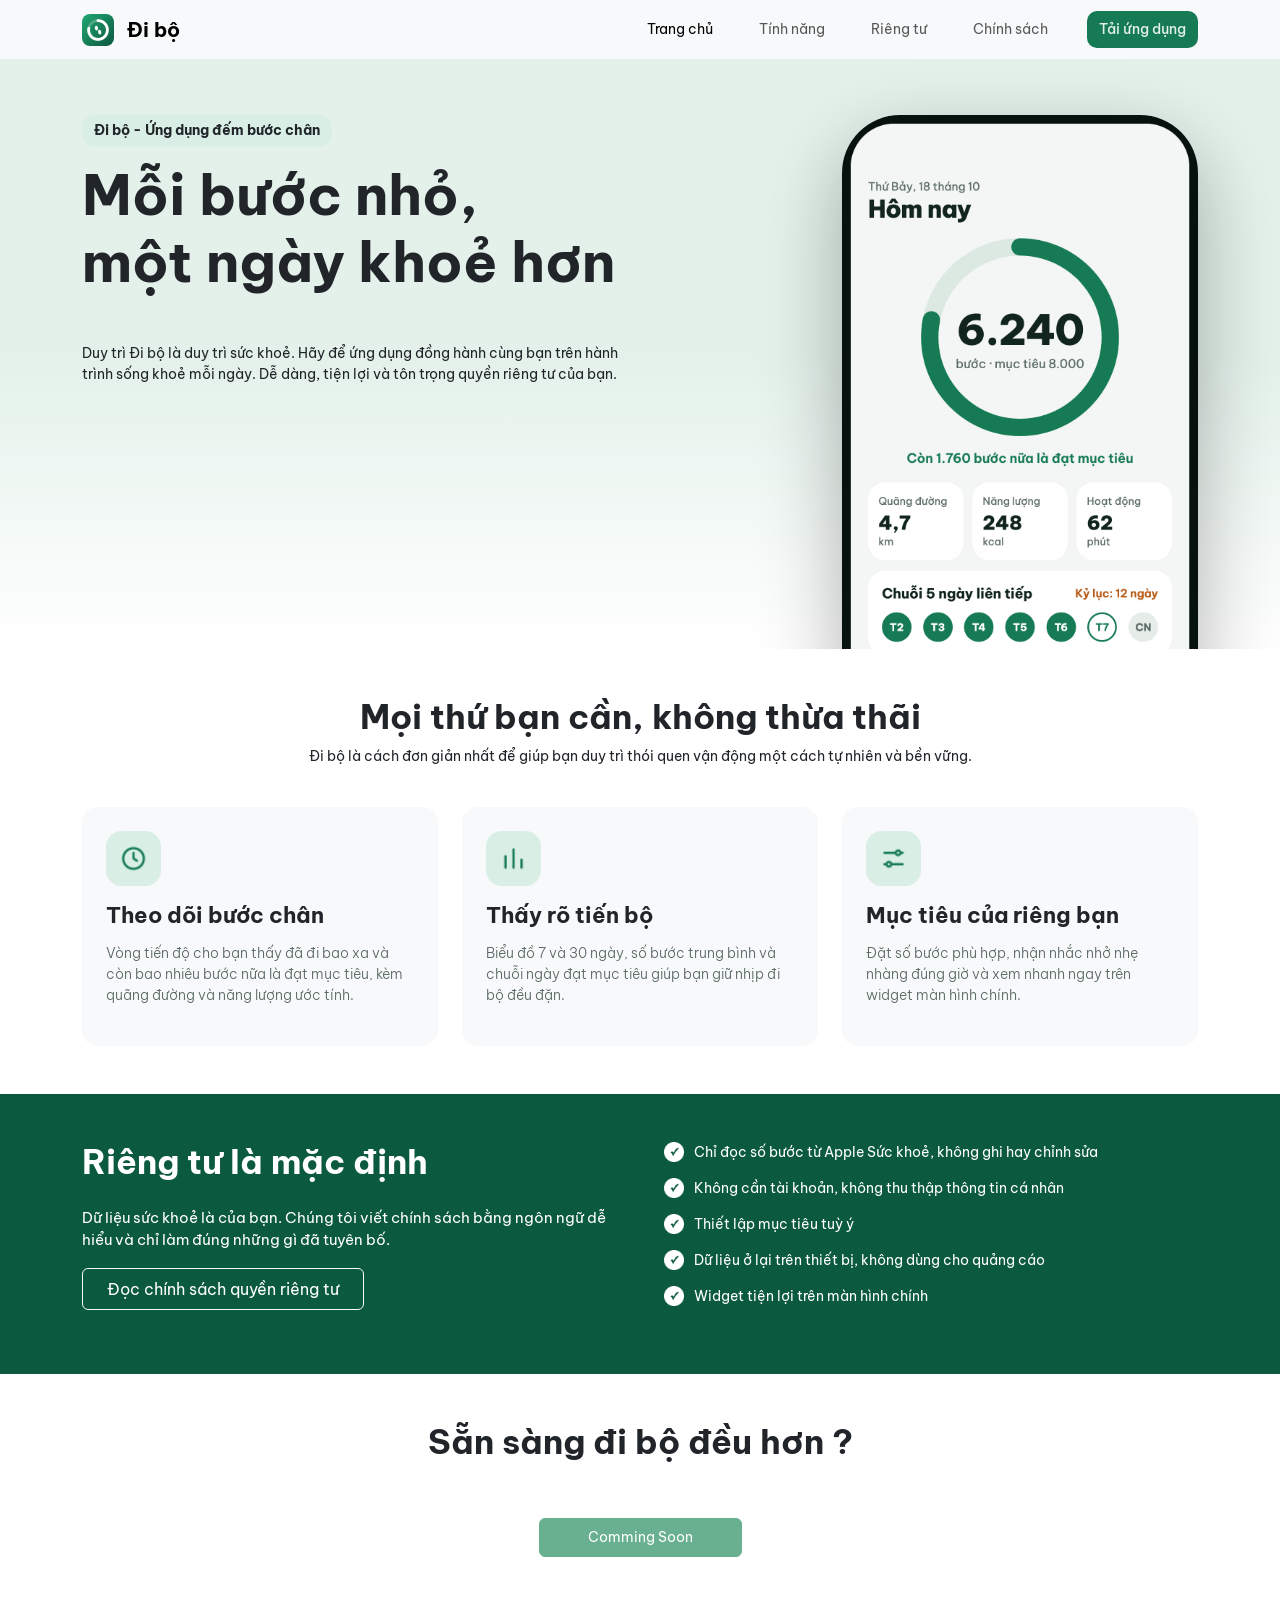
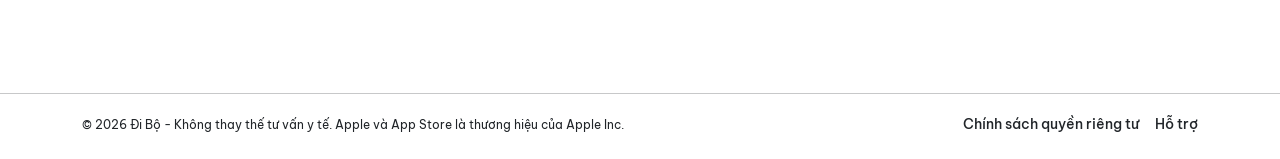
<file: index.html>
<!DOCTYPE html>
<html lang="en">

<head>
  <meta charset="UTF-8">
  <meta name="viewport" content="width=device-width, initial-scale=1.0">
  <title>Đi Bộ</title>
  <link rel="icon" type="image/x-icon" href="assets/images/dibo-logo.png">
  <link href="https://cdn.jsdelivr.net/npm/bootstrap@5.3.8/dist/css/bootstrap.min.css" rel="stylesheet"
    integrity="sha384-sRIl4kxILFvY47J16cr9ZwB07vP4J8+LH7qKQnuqkuIAvNWLzeN8tE5YBujZqJLB" crossorigin="anonymous" />
  <link href="assets/css/style.css" rel="stylesheet" type="text/css" />
  <link href="assets/css/responsive.css" rel="stylesheet" type="text/css" />

</head>

<body>
  <header>
    <nav class="navbar navbar-expand-lg bg-body-tertiary">
      <div class="container">
        <a class="navbar-brand" href="index.html" title="Trang chủ">
          <img src="assets/images/dibo-logo.png" class="img-fluid logo" alt="Trang chủ" />
          <span>Đi bộ</span>
        </a>
        <button class="navbar-toggler" type="button" data-bs-toggle="collapse" data-bs-target="#navbarSupportedContent"
          aria-controls="navbarSupportedContent" aria-expanded="false" aria-label="Toggle navigation">
          <span class="navbar-toggler-icon"></span>
        </button>
        <div class="collapse navbar-collapse" id="navbarSupportedContent">
          <ul class="navbar-nav ms-auto mb-2 mb-lg-0">
            <li class="nav-item">
              <a class="nav-link active" aria-current="page" href="index.html" title="Trang chủ">Trang chủ</a>
            </li>
            <li class="nav-item">
              <a class="nav-link" href="#app-utilities" title="Tính năng">Tính năng</a>
            </li>
            <li class="nav-item">
              <a class="nav-link" href="#intro-privacy" title="Riêng tư">Riêng tư</a>
            </li>
            <li class="nav-item">
              <a class="nav-link" href="privacy.html" title="Chính sách">Chính sách</a>
            </li>
          </ul>
          <div class="d-flex ms-3">
            <a href="#app-store-link" class="download-mobile-app">Tải ứng dụng</a>
          </div>
        </div>
      </div>
    </nav>
  </header>
  <main class="home-page">
    <section class="hero-banner position-relative">
      <div class="container">
        <div class="row g-0 g-md-4">
          <div class="col-12 col-lg-8">
            <p class="caption"><strong>Đi bộ - Ứng dụng đếm bước chân</strong></p>
            <h1 class="title">
              <span class="d-block">Mỗi bước nhỏ,</span>
              một ngày khoẻ hơn
            </h1>
            <p class="description">
              Duy trì Đi bộ là duy trì sức khoẻ. Hãy để ứng dụng đồng hành cùng bạn trên hành trình sống khoẻ mỗi ngày.
              Dễ dàng, tiện lợi và tôn trọng quyền riêng tư của bạn.
            </p>

          </div>
          <div class="col-12 col-lg-4">
            <div class="banner-image">
              <img src="assets/images/mobile-app-banner.png" class="img-fluid" />
            </div>
          </div>
        </div>
      </div>
    </section>
    <section class="app-utilities py-5" id="app-utilities">
      <div class="container">
        <div class="row">
          <div class="col-12 mb-4">
            <h2 class="section-title text-center">Mọi thứ bạn cần, không thừa thãi</h2>
            <p class="text-center">
              Đi bộ là cách đơn giản nhất để giúp bạn duy trì thói quen vận động một cách tự nhiên và bền vững.
            </p>
          </div>
        </div>
        <div class="row equal-height">
          <div class="col-12 col-lg-4">
            <div class="utility-item bg-light p-4 rounded-4">
              <div class="utility-icon mb-3">
                <img src="assets/images/follow-daily.png" height="55" class="img-fluid" alt="Follow daily" />
              </div>
              <h4 class="utility-title">Theo dõi bước chân</h4>
              <p class="utility-description">
                Vòng tiến độ cho bạn thấy đã đi bao xa và còn bao nhiêu bước nữa là đạt mục tiêu,
                kèm quãng đường và năng lượng ước tính.
              </p>
            </div>
          </div>
          <div class="col-12 col-lg-4">
            <div class="utility-item bg-light p-4 rounded-4">
              <div class="utility-icon mb-3">
                <img src="assets/images/in-progress.png" height="55" class="img-fluid" alt="Follow daily" />
              </div>
              <h4 class="utility-title">Thấy rõ tiến bộ</h4>
              <p class="utility-description">
                Biểu đồ 7 và 30 ngày, số bước trung bình và chuỗi ngày đạt mục tiêu giúp bạn giữ nhịp đi bộ đều đặn.
              </p>
            </div>
          </div>
          <div class="col-12 col-lg-4">
            <div class="utility-item bg-light p-4 rounded-4">
              <div class="utility-icon mb-3">
                <img src="assets/images/target-yourself.png" height="55" class="img-fluid" alt="Follow daily" />
              </div>
              <h4 class="utility-title">Mục tiêu của riêng bạn</h4>
              <p class="utility-description">
                Đặt số bước phù hợp, nhận nhắc nhở nhẹ nhàng đúng giờ và xem nhanh ngay trên widget màn hình chính.
              </p>
            </div>
          </div>
        </div>
      </div>
    </section>
    <section class="intro-privacy py-5" id="intro-privacy">
      <div class="container">
        <div class="row g-0 g-md-5">
          <div class="col-12 col-lg-6">
            <h2 class="section-title mb-4">
              Riêng tư là mặc định
            </h2>
            <p class="section-description">
              Dữ liệu sức khoẻ là của bạn. Chúng tôi viết chính sách bằng ngôn ngữ dễ hiểu và chỉ làm đúng những gì đã
              tuyên bố.
            </p>
            <p>
              <a href="privacy.html" class="privacy-policy-link text-white btn btn-outline-light py-2 px-4">
                Đọc chính sách quyền riêng tư
              </a>
            </p>
          </div>
          <div class="col-lg-6 col-12">
            <div class="app-check-list">
              <ul>
                <li>
                  Chỉ đọc số bước từ Apple Sức khoẻ, không ghi hay chỉnh sửa
                </li>
                <li>
                  Không cần tài khoản, không thu thập thông tin cá nhân
                </li>
                <li>
                  Thiết lập mục tiêu tuỳ ý
                </li>
                <li>
                  Dữ liệu ở lại trên thiết bị, không dùng cho quảng cáo
                </li>
                <li>
                  Widget tiện lợi trên màn hình chính
                </li>
              </ul>
            </div>
          </div>
        </div>
      </div>
    </section>
    <section class="download-app py-5" id="app-store-link">
      <div class="container">
        <div class="row">
          <div class="col-12">
            <h2 class="section-title text-center">Sẵn sàng đi bộ đều hơn ?</h2>
          </div>
        </div>
        <div class="row justify-content-center my-5">
          <div class="col-12 col-md-4 col-lg-3 text-center">
            <!-- <a href="#" class="download-app btn btn-success px-5 py-2">Tải ứng dụng</a> -->
            <button class="download-app btn btn-success px-5 py-2" disabled>Comming Soon</button>
          </div>
        </div>
      </div>
    </section>
  </main>
  <footer>
    <div class="footer-bottom py-4">
      <hr>
      <div class="container">
        <div class="row">
          <div class="col-12 col-md-6">
            <p class="mb-0 mt-1">
              <small>
                &copy; 2026 Đi Bộ - Không thay thế tư vấn y tế. Apple và App Store là thương hiệu của Apple Inc.
              </small>
            </p>
          </div>
          <div class="col-12 col-md-6">
            <div class="d-flex justify-content-end gap-3 mt-1">
              <p class="mb-0">
                <a href="privacy.html" class="privacy-policy-link text-dark">
                  <span>Chính sách quyền riêng tư</span>
                </a>
              </p>
              <p class="mb-0">
                <a href="mailto:dinhduytoan2207@gmail.com" class="privacy-policy-link text-dark">
                  <span>Hỗ trợ</span>
                </a>
              </p>
            </div>
          </div>
        </div>
      </div>
    </div>
  </footer>


  <script src="https://ajax.googleapis.com/ajax/libs/jquery/3.7.1/jquery.min.js"></script>
  <script src="https://cdn.jsdelivr.net/npm/@popperjs/core@2.11.8/dist/umd/popper.min.js"
    integrity="sha384-I7E8VVD/ismYTF4hNIPjVp/Zjvgyol6VFvRkX/vR+Vc4jQkC+hVqc2pM8ODewa9r"
    crossorigin="anonymous"></script>
  <script src="https://cdn.jsdelivr.net/npm/bootstrap@5.3.8/dist/js/bootstrap.min.js"
    integrity="sha384-G/EV+4j2dNv+tEPo3++6LCgdCROaejBqfUeNjuKAiuXbjrxilcCdDz6ZAVfHWe1Y"
    crossorigin="anonymous"></script>

  <script src="assets/js/app.js"></script>
</body>

</html>
</file>
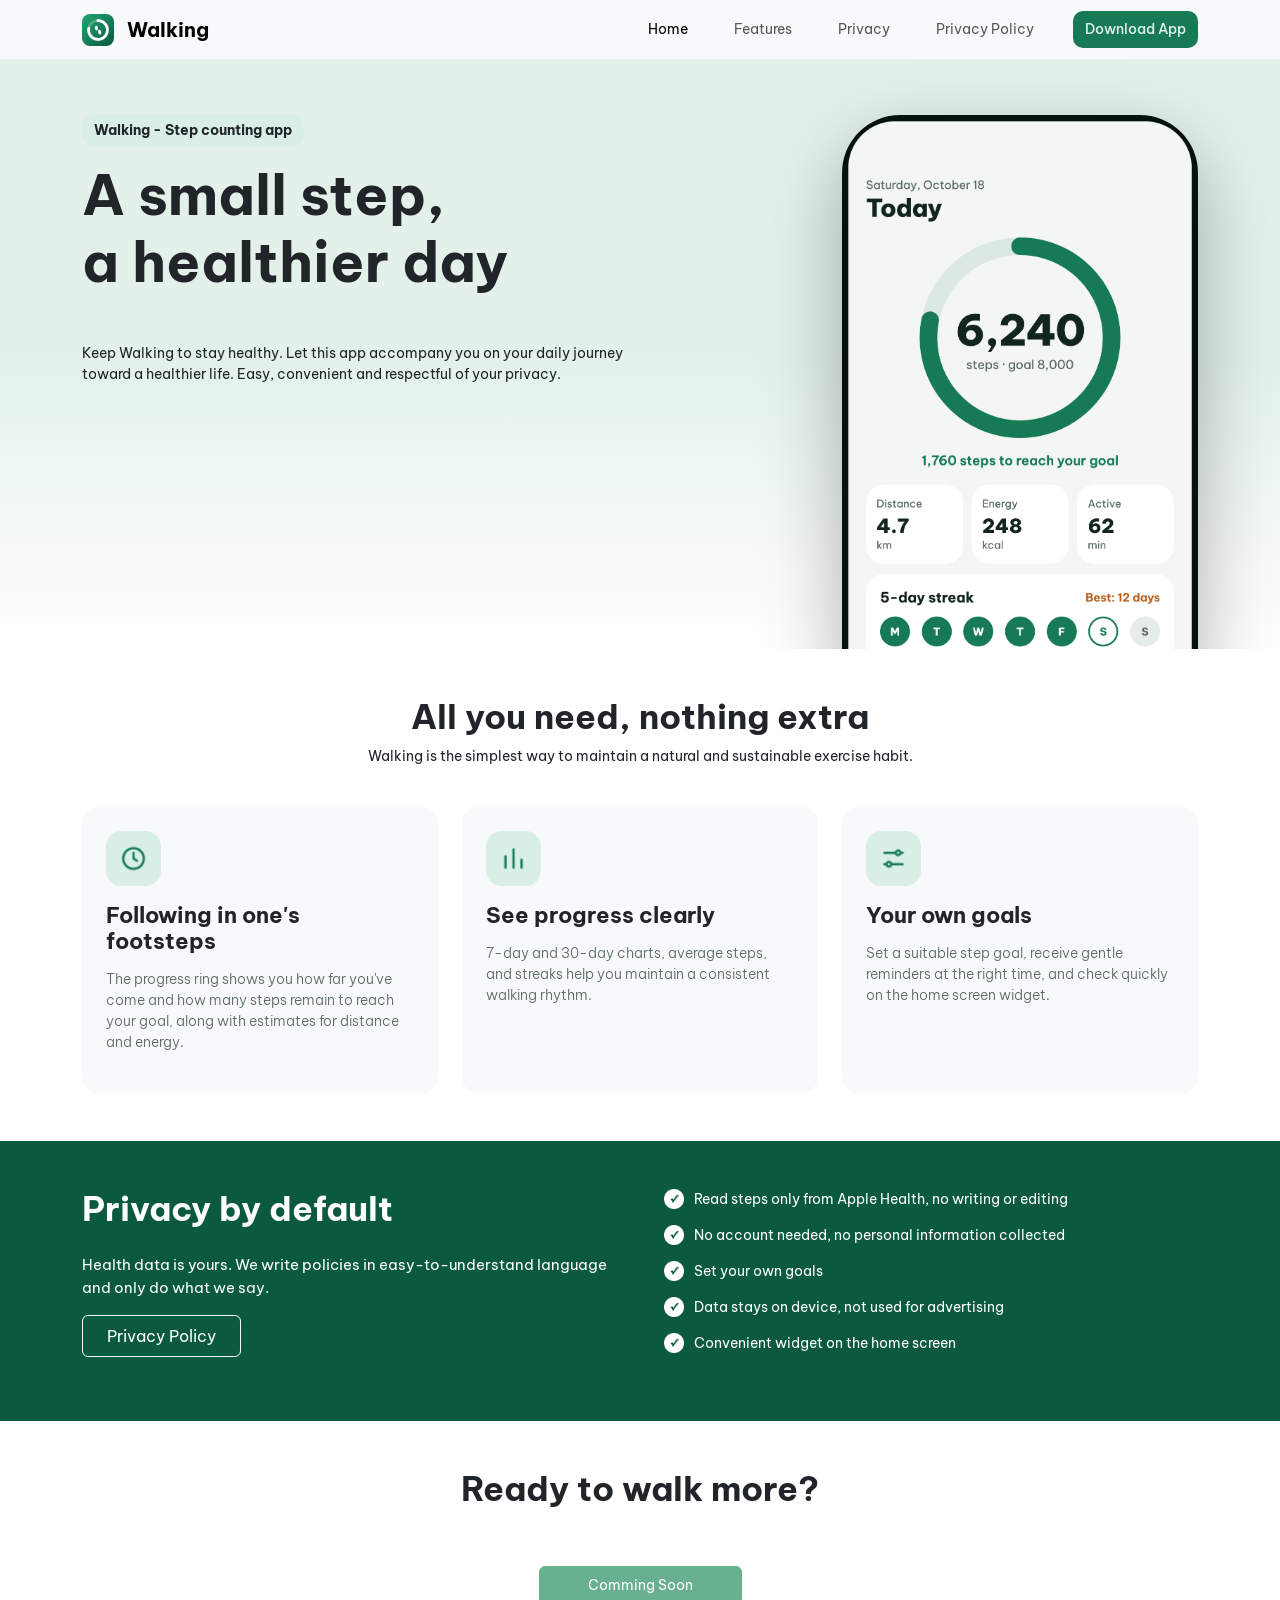
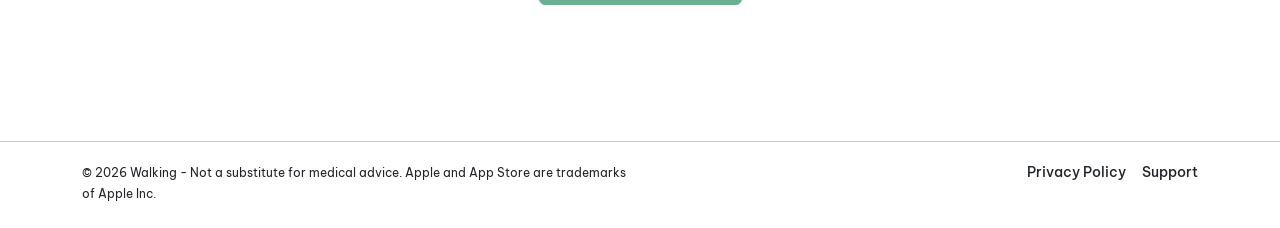
<file: en/index.html>
<!DOCTYPE html>
<html lang="en">

<head>
  <meta charset="UTF-8">
  <meta name="viewport" content="width=device-width, initial-scale=1.0">
  <title>Walking</title>

  <link rel="icon" type="image/x-icon" href="../assets/images/dibo-logo.png">
  <link href="https://cdn.jsdelivr.net/npm/bootstrap@5.3.8/dist/css/bootstrap.min.css" rel="stylesheet"
    integrity="sha384-sRIl4kxILFvY47J16cr9ZwB07vP4J8+LH7qKQnuqkuIAvNWLzeN8tE5YBujZqJLB" crossorigin="anonymous" />
  <link href="../assets/css/style.css" rel="stylesheet" type="text/css" />
  <link href="../assets/css/responsive.css" rel="stylesheet" type="text/css" />

</head>

<body>
  <header>
    <nav class="navbar navbar-expand-lg bg-body-tertiary">
      <div class="container">
        <a class="navbar-brand" href="../index.html" title="Home">
          <img src="../assets/images/dibo-logo.png" class="img-fluid logo" alt="Home" />
          <span>Walking</span>
        </a>
        <button class="navbar-toggler" type="button" data-bs-toggle="collapse" data-bs-target="#navbarSupportedContent"
          aria-controls="navbarSupportedContent" aria-expanded="false" aria-label="Toggle navigation">
          <span class="navbar-toggler-icon"></span>
        </button>
        <div class="collapse navbar-collapse" id="navbarSupportedContent">
          <ul class="navbar-nav ms-auto mb-2 mb-lg-0">
            <li class="nav-item">
              <a class="nav-link active" aria-current="page" href="index.html" title="Home">Home</a>
            </li>
            <li class="nav-item">
              <a class="nav-link" href="#app-utilities">Features</a>
            </li>
            <li class="nav-item">
              <a class="nav-link" href="#intro-privacy">Privacy</a>
            </li>
            <li class="nav-item">
              <a class="nav-link" href="privacy.html" title="Privacy Policy">Privacy Policy</a>
            </li>
          </ul>
          <div class="d-flex ms-3">
            <a href="#app-store-link" class="download-mobile-app">Download App</a>
          </div>
        </div>
      </div>
    </nav>
  </header>
  <main class="home-page">
    <section class="hero-banner position-relative">
      <div class="container">
        <div class="row g-0 g-md-4">
          <div class="col-12 col-lg-8">
            <p class="caption"><strong>Walking - Step counting app</strong></p>
            <h1 class="title">
              <span class="d-block">A small step,</span> a healthier day
            </h1>
            <p class="description">
              Keep Walking to stay healthy. Let this app accompany you on your daily journey toward a healthier life.
              Easy, convenient and respectful of your privacy.
            </p>

          </div>
          <div class="col-12 col-lg-4">
            <div class="banner-image">
              <img src="../assets/images/mobile-app-banner-en.png" class="img-fluid" />
            </div>
          </div>
        </div>
      </div>
    </section>
    <section class="app-utilities py-5" id="app-utilities">
      <div class="container">
        <div class="row">
          <div class="col-12 mb-4">
            <h2 class="section-title text-center">All you need, nothing extra</h2>
            <p class="text-center">
              Walking is the simplest way to maintain a natural and sustainable exercise habit.
            </p>
          </div>
        </div>
        <div class="row equal-height">
          <div class="col-12 col-lg-4">
            <div class="utility-item bg-light p-4 rounded-4">
              <div class="utility-icon mb-3">
                <img src="../assets/images/follow-daily.png" height="55" class="img-fluid" alt="Follow daily" />
              </div>
              <h4 class="utility-title">Following in one's footsteps</h4>
              <p class="utility-description">
                The progress ring shows you how far you&apos;ve come and how many steps remain to reach your goal,
                along with estimates for distance and energy.
              </p>
            </div>
          </div>
          <div class="col-12 col-lg-4">
            <div class="utility-item bg-light p-4 rounded-4">
              <div class="utility-icon mb-3">
                <img src="../assets/images/in-progress.png" height="55" class="img-fluid" alt="Follow daily" />
              </div>
              <h4 class="utility-title">See progress clearly</h4>
              <p class="utility-description">
                7-day and 30-day charts, average steps, and streaks help you maintain a consistent walking rhythm.
              </p>
            </div>
          </div>
          <div class="col-12 col-lg-4">
            <div class="utility-item bg-light p-4 rounded-4">
              <div class="utility-icon mb-3">
                <img src="../assets/images/target-yourself.png" height="55" class="img-fluid" alt="Follow daily" />
              </div>
              <h4 class="utility-title">Your own goals</h4>
              <p class="utility-description">
                Set a suitable step goal, receive gentle reminders at the right time, and check quickly on the home
                screen widget.
              </p>
            </div>
          </div>
        </div>
      </div>
    </section>
    <section class="intro-privacy py-5" id="intro-privacy">
      <div class="container">
        <div class="row g-0 g-md-5">
          <div class="col-12 col-lg-6">
            <h2 class="section-title mb-4">
              Privacy by default
            </h2>
            <p class="section-description">
              Health data is yours. We write policies in easy-to-understand language and only do what we say.
            </p>
            <p>
              <a href="privacy.html" class="privacy-policy-link text-white btn btn-outline-light py-2 px-4">
                Privacy Policy
              </a>
            </p>
          </div>
          <div class="col-lg-6 col-12">
            <div class="app-check-list">
              <ul>
                <li>
                  Read steps only from Apple Health, no writing or editing
                </li>
                <li>
                  No account needed, no personal information collected
                </li>
                <li>
                  Set your own goals
                </li>
                <li>
                  Data stays on device, not used for advertising
                </li>
                <li>
                  Convenient widget on the home screen
                </li>
              </ul>
            </div>
          </div>
        </div>
      </div>
    </section>
    <section class="download-app py-5" id="app-store-link">
      <div class="container">
        <div class="row">
          <div class="col-12">
            <h2 class="section-title text-center">Ready to walk more?</h2>
          </div>
        </div>
        <div class="row justify-content-center my-5">
          <div class="col-12 col-md-4 col-lg-3 text-center">
            <!-- <a href="#" class="download-app btn btn-success px-5 py-2">Download App</a> -->
             <button class="download-app btn btn-success px-5 py-2" disabled>Comming Soon</button>
          </div>
        </div>
      </div>
    </section>
  </main>
  <footer>
    <div class="footer-bottom py-4">
      <hr>
      <div class="container">
        <div class="row">
          <div class="col-12 col-md-6">
            <p class="mb-0 mt-1">
              <small>
                &copy; 2026 Walking - Not a substitute for medical advice. Apple and App Store are trademarks of Apple
                Inc.
              </small>
            </p>
          </div>
          <div class="col-12 col-md-6">
            <div class="d-flex justify-content-end gap-3 mt-1">
              <p class="mb-0">
                <a href="privacy.html" class="privacy-policy-link text-dark">
                  <span>Privacy Policy</span>
                </a>
              </p>
              <p class="mb-0">
                <a href="mailto:dinhduytoan2207@gmail.com" class="privacy-policy-link text-dark">
                  <span>Support</span>
                </a>
              </p>
            </div>
          </div>
        </div>
      </div>
    </div>
  </footer>


  <script src="https://ajax.googleapis.com/ajax/libs/jquery/3.7.1/jquery.min.js"></script>
  <script src="https://cdn.jsdelivr.net/npm/@popperjs/core@2.11.8/dist/umd/popper.min.js"
    integrity="sha384-I7E8VVD/ismYTF4hNIPjVp/Zjvgyol6VFvRkX/vR+Vc4jQkC+hVqc2pM8ODewa9r"
    crossorigin="anonymous"></script>
  <script src="https://cdn.jsdelivr.net/npm/bootstrap@5.3.8/dist/js/bootstrap.min.js"
    integrity="sha384-G/EV+4j2dNv+tEPo3++6LCgdCROaejBqfUeNjuKAiuXbjrxilcCdDz6ZAVfHWe1Y"
    crossorigin="anonymous"></script>

  <script src="../assets/js/app.js"></script>
</body>

</html>
</file>
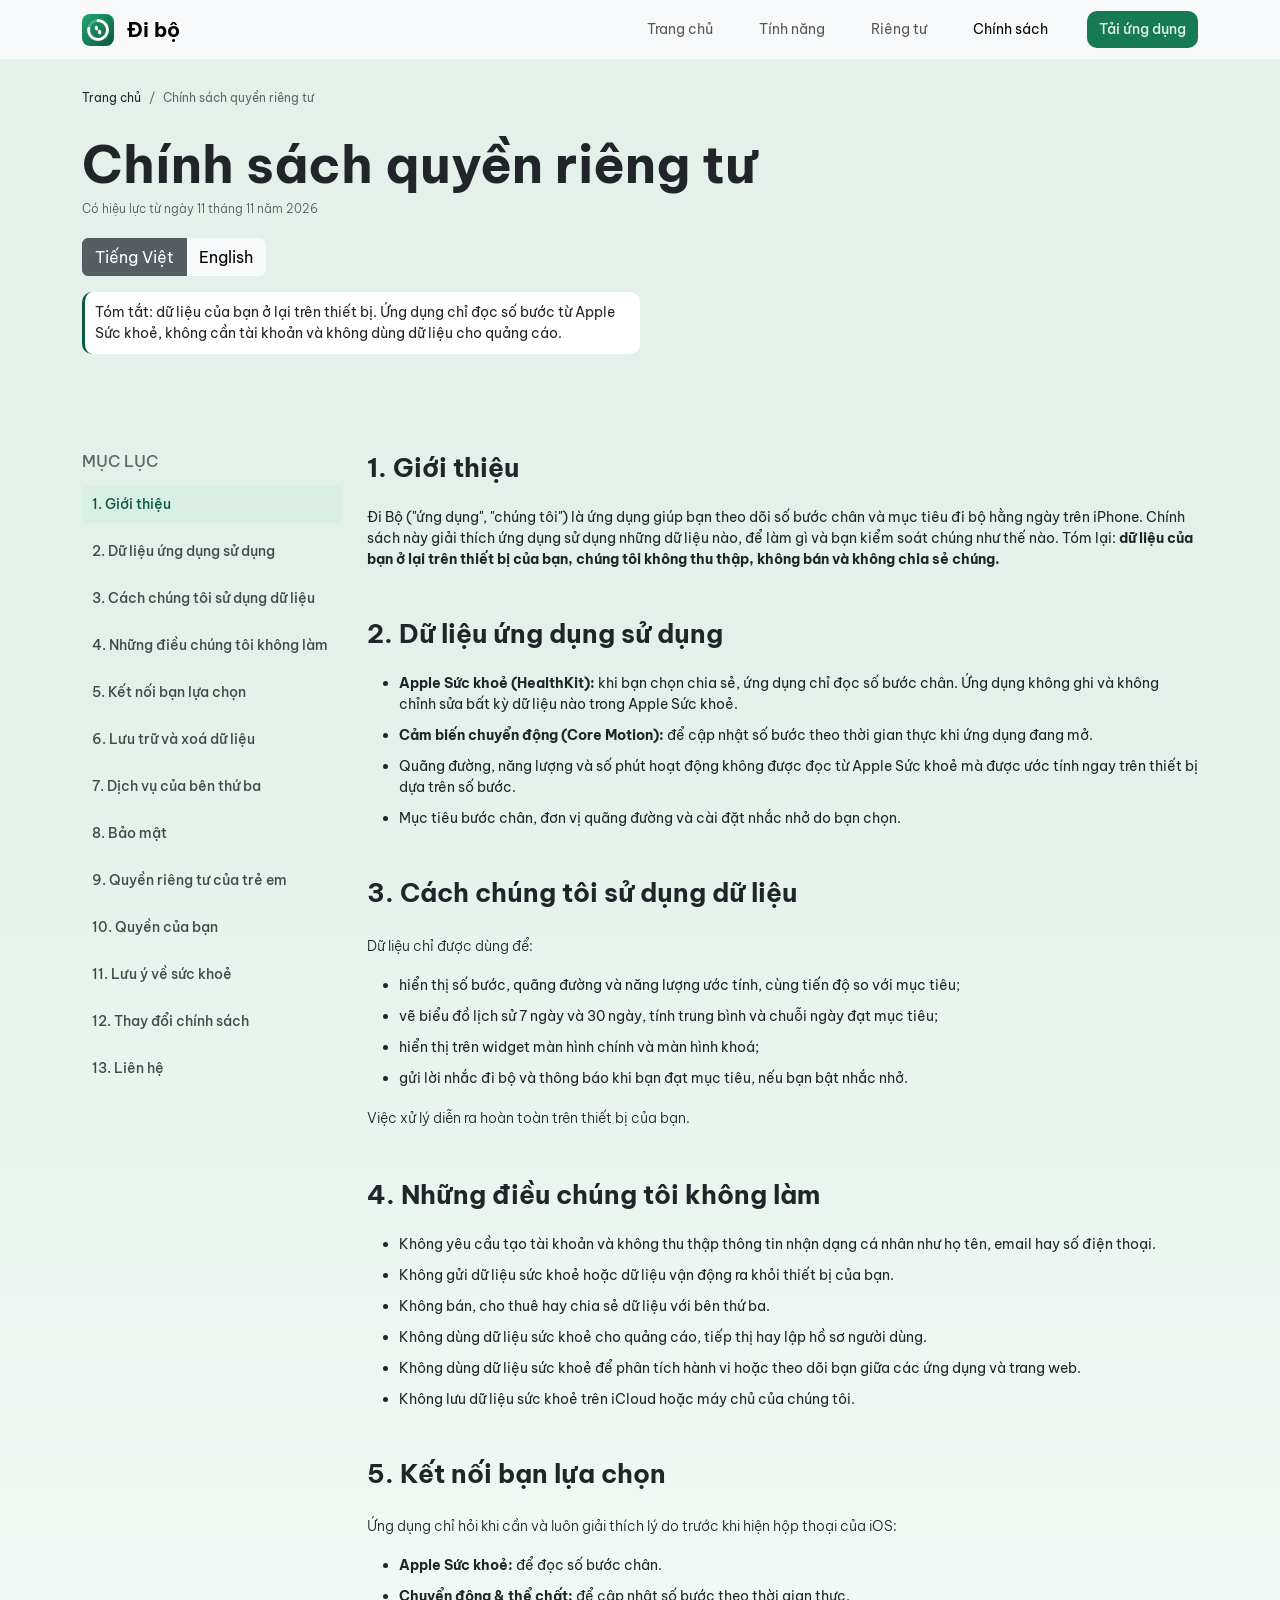
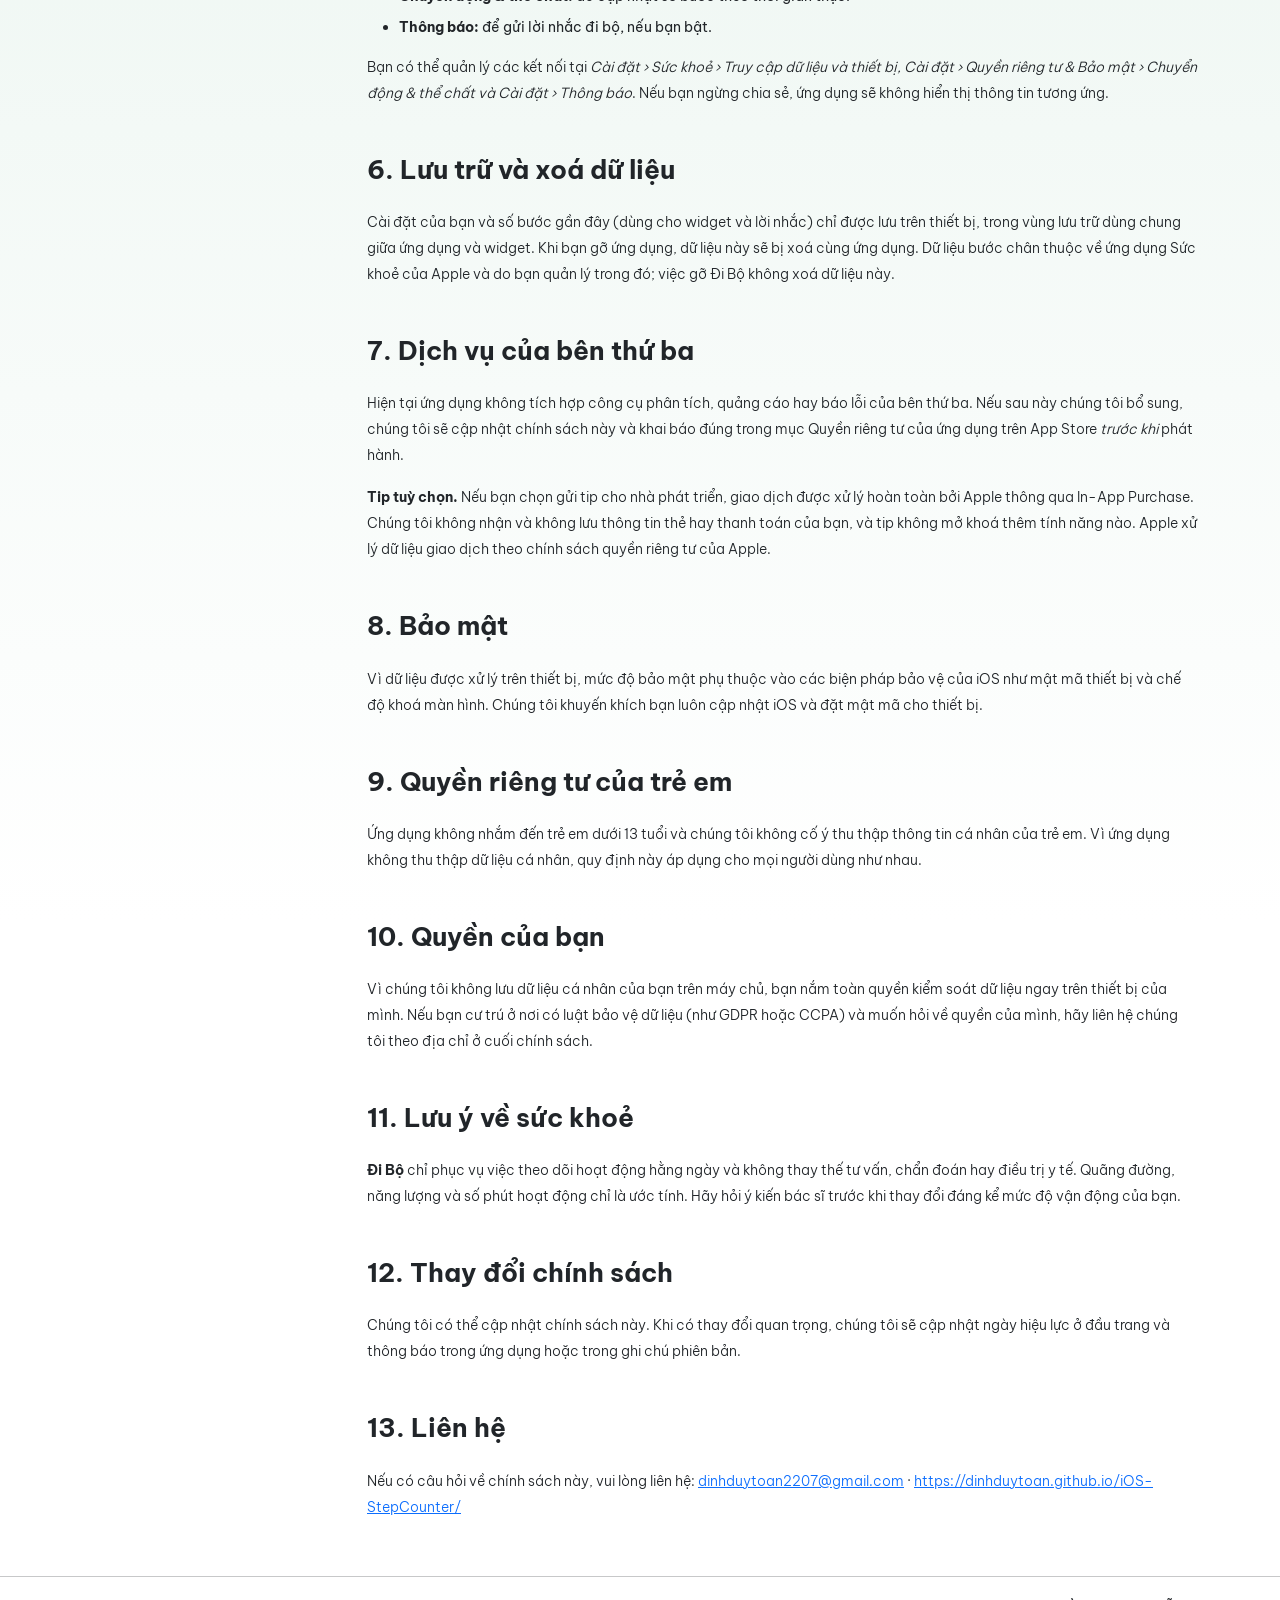
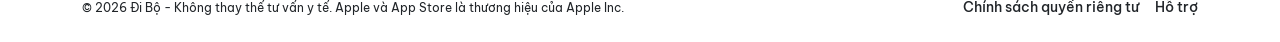
<file: privacy.html>
<!DOCTYPE html>
<html lang="en">

<head>
  <meta charset="UTF-8">
  <meta name="viewport" content="width=device-width, initial-scale=1.0">
  <title>Chính sách quyền riêng tư | Đi Bộ</title>
  <link rel="icon" type="image/x-icon" href="assets/images/dibo-logo.png">
  <link href="https://cdn.jsdelivr.net/npm/bootstrap@5.3.8/dist/css/bootstrap.min.css" rel="stylesheet"
    integrity="sha384-sRIl4kxILFvY47J16cr9ZwB07vP4J8+LH7qKQnuqkuIAvNWLzeN8tE5YBujZqJLB" crossorigin="anonymous" />
  <link href="assets/css/style.css" rel="stylesheet" type="text/css" />
  <link href="assets/css/responsive.css" rel="stylesheet" type="text/css" />

</head>

<body>
  <header>
    <nav class="navbar navbar-expand-lg bg-body-tertiary">
      <div class="container">
        <a class="navbar-brand" href="index.html" title="Trang chủ">
          <img src="assets/images/dibo-logo.png" class="img-fluid logo" alt="Trang chủ" />
          <span>Đi bộ</span>
        </a>
        <button class="navbar-toggler" type="button" data-bs-toggle="collapse" data-bs-target="#navbarSupportedContent"
          aria-controls="navbarSupportedContent" aria-expanded="false" aria-label="Toggle navigation">
          <span class="navbar-toggler-icon"></span>
        </button>
        <div class="collapse navbar-collapse" id="navbarSupportedContent">
          <ul class="navbar-nav ms-auto mb-2 mb-lg-0">
            <li class="nav-item">
              <a class="nav-link" href="index.html" title="Trang chủ">Trang chủ</a>
            </li>
            <li class="nav-item">
              <a class="nav-link" href="index.html#app-utilities" title="Tính năng">Tính năng</a>
            </li>
            <li class="nav-item">
              <a class="nav-link" href="index.html#intro-privacy" title="Riêng tư">Riêng tư</a>
            </li>
            <li class="nav-item">
              <a class="nav-link active" href="privacy.html" title="Chính sách">Chính sách</a>
            </li>
          </ul>
          <div class="d-flex ms-3">
            <a href="index.html#app-store-link" class="download-mobile-app">Tải ứng dụng</a>
          </div>
        </div>
      </div>
    </nav>
  </header>
  <main class="privacy-page">

    <section class="hero-privacy">
      <div class="container">
        <div class="row">
          <div class="col-12">
            <ol class="breadcrumb">
              <li>
                <a href="index.html" title="Trang chủ">
                  Trang chủ
                </a>
              </li>
              <li>/</li>
              <li>Chính sách quyền riêng tư</li>
            </ol>
            <h1>Chính sách quyền riêng tư</h1>
            <p>
              <small class="text-muted">Có hiệu lực từ ngày 11 tháng 11 năm 2026</small>
            </p>
            <div class="btn-group mb-3" role="group" aria-label="Change language">
              <a href="/privacy.html" class="btn btn-secondary active">Tiếng Việt</a>
              <a href="en/privacy.html" class="btn btn-light">English</a>
            </div>
            <div class="summary-privacy">
              Tóm tắt: dữ liệu của bạn ở lại trên thiết bị. Ứng dụng chỉ đọc số bước từ Apple Sức khoẻ, không cần tài
              khoản và không dùng dữ liệu cho quảng cáo.
            </div>
          </div>
        </div>
      </div>
    </section>

    <div class="container">
      <div class="row">
        <div class="d-none d-sm-block d-md-block col-lg-3 position-relative">
          <div class="sidebar-privacy pt-5">
            <h4>Mục lục</h4>
            <ul class="list-group">
              <li class="list-group-item active">
                <a href="#app-intro">1. Giới thiệu</a>
              </li>
              <li class="list-group-item">
                <a href="#data-access">2. Dữ liệu ứng dụng sử dụng</a>
              </li>
              <li class="list-group-item">
                <a href="#how-to-use">3. Cách chúng tôi sử dụng dữ liệu</a>
              </li>
              <li class="list-group-item">
                <a href="#dont-use">4. Những điều chúng tôi không làm</a>
              </li>
              <li class="list-group-item">
                <a href="#your-grants-access">5. Kết nối bạn lựa chọn</a>
              </li>
              <li class="list-group-item">
                <a href="#storage-and-remove">6. Lưu trữ và xoá dữ liệu</a>
              </li>
              <li class="list-group-item">
                <a href="#third-party">7. Dịch vụ của bên thứ ba</a>
              </li>
              <li class="list-group-item">
                <a href="#security">8. Bảo mật</a>
              </li>
              <li class="list-group-item">
                <a href="#children-privacy">9. Quyền riêng tư của trẻ em</a>
              </li>
              <li class="list-group-item">
                <a href="#your-role">
                  10. Quyền của bạn
                </a>
              </li>
              <li class="list-group-item">
                <a href="#health-notice">11. Lưu ý về sức khoẻ</a>
              </li>
              <li class="list-group-item">
                <a href="#privacy-changes">12. Thay đổi chính sách</a>
              </li>
              <li class="list-group-item">
                <a href="#contact">13. Liên hệ</a>
              </li>
            </ul>
          </div>
        </div>
        <div class="col-12 col-md-12 col-lg-9">
          <div class="mobile-table-of-contents accordion d-block d-sm-none d-md-none d-lg-none mt-3">
            <details class="accordion-item shadow-sm">
              <summary class="accordion-button bg-light shadow-none rounded" style="list-style: none;">
                Mục lục
              </summary>
              <div class="accordion-body border-top p-2">
                <ul class="list-group">
                  <li class="list-group-item active">
                    <a href="#app-intro">1. Giới thiệu</a>
                  </li>
                  <li class="list-group-item">
                    <a href="#data-access">2. Dữ liệu ứng dụng sử dụng</a>
                  </li>
                  <li class="list-group-item">
                    <a href="#how-to-use">3. Cách chúng tôi sử dụng dữ liệu</a>
                  </li>
                  <li class="list-group-item">
                    <a href="#dont-use">4. Những điều chúng tôi không làm</a>
                  </li>
                  <li class="list-group-item">
                    <a href="#your-grants-access">5. Kết nối bạn lựa chọn</a>
                  </li>
                  <li class="list-group-item">
                    <a href="#storage-and-remove">6. Lưu trữ và xoá dữ liệu</a>
                  </li>
                  <li class="list-group-item">
                    <a href="#third-party">7. Dịch vụ của bên thứ ba</a>
                  </li>
                  <li class="list-group-item">
                    <a href="#security">8. Bảo mật</a>
                  </li>
                  <li class="list-group-item">
                    <a href="#children-privacy">9. Quyền riêng tư của trẻ em</a>
                  </li>
                  <li class="list-group-item">
                    <a href="#your-role">
                      10. Quyền của bạn
                    </a>
                  </li>
                  <li class="list-group-item">
                    <a href="#health-notice">11. Lưu ý về sức khoẻ</a>
                  </li>
                  <li class="list-group-item">
                    <a href="#privacy-changes">12. Thay đổi chính sách</a>
                  </li>
                  <li class="list-group-item">
                    <a href="#contact">13. Liên hệ</a>
                  </li>
                </ul>
              </div>
            </details>
          </div>
          <div class="privacy-content">
            <div class="app-intro" id="app-intro">
              <h2>1. Giới thiệu</h2>
              <div>
                Đi Bộ ("ứng dụng", "chúng tôi") là ứng dụng giúp bạn theo dõi số bước chân và mục tiêu
                đi bộ hằng ngày trên iPhone. Chính sách này giải thích ứng dụng sử dụng những dữ liệu nào,
                để làm gì và bạn kiểm soát chúng như thế nào.
                Tóm lại: <strong>dữ liệu của bạn ở lại trên thiết bị của bạn, chúng tôi không thu thập, không bán và
                  không chia sẻ chúng.</strong>
              </div>
            </div>

            <div class="data-access" id="data-access">
              <h2>2. Dữ liệu ứng dụng sử dụng</h2>
              <ul>
                <li>
                  <strong>Apple Sức khoẻ (HealthKit):</strong> khi bạn chọn chia sẻ, ứng dụng chỉ đọc số bước chân.
                  Ứng dụng không ghi và không chỉnh sửa bất kỳ dữ liệu nào trong Apple Sức khoẻ.
                </li>
                <li>
                  <strong>Cảm biến chuyển động (Core Motion):</strong> để cập nhật số bước theo thời gian thực khi ứng
                  dụng đang mở.
                </li>
                <li>
                  Quãng đường, năng lượng và số phút hoạt động không được đọc từ Apple Sức khoẻ mà được ước tính ngay
                  trên thiết bị dựa trên số bước.
                </li>
                <li>Mục tiêu bước chân, đơn vị quãng đường và cài đặt nhắc nhở do bạn chọn.</li>
              </ul>
            </div>

            <div class="how-to-use" id="how-to-use">
              <h2>3. Cách chúng tôi sử dụng dữ liệu</h2>
              <p>Dữ liệu chỉ được dùng để:</p>
              <ul>
                <li>hiển thị số bước, quãng đường và năng lượng ước tính, cùng tiến độ so với mục tiêu;</li>
                <li>vẽ biểu đồ lịch sử 7 ngày và 30 ngày, tính trung bình và chuỗi ngày đạt mục tiêu;</li>
                <li>hiển thị trên widget màn hình chính và màn hình khoá;</li>
                <li>gửi lời nhắc đi bộ và thông báo khi bạn đạt mục tiêu, nếu bạn bật nhắc nhở.</li>
              </ul>
              <p>Việc xử lý diễn ra hoàn toàn trên thiết bị của bạn.</p>
            </div>

            <div class="dont-use" id="dont-use">
              <h2>4. Những điều chúng tôi không làm</h2>
              <ul>
                <li>
                  Không yêu cầu tạo tài khoản và không thu thập thông tin nhận dạng cá nhân như họ tên, email hay số
                  điện thoại.
                </li>
                <li>Không gửi dữ liệu sức khoẻ hoặc dữ liệu vận động ra khỏi thiết bị của bạn.</li>
                <li>Không bán, cho thuê hay chia sẻ dữ liệu với bên thứ ba.</li>
                <li>Không dùng dữ liệu sức khoẻ cho quảng cáo, tiếp thị hay lập hồ sơ người dùng.</li>
                <li>
                  Không dùng dữ liệu sức khoẻ để phân tích hành vi hoặc theo dõi bạn giữa các ứng dụng và trang web.
                </li>
                <li>Không lưu dữ liệu sức khoẻ trên iCloud hoặc máy chủ của chúng tôi.</li>
              </ul>
            </div>

            <div class="your-grants-access" id="your-grants-access">
              <h2>5. Kết nối bạn lựa chọn</h2>
              <p>Ứng dụng chỉ hỏi khi cần và luôn giải thích lý do trước khi hiện hộp thoại của iOS:</p>
              <ul>
                <li>
                  <strong>Apple Sức khoẻ:</strong> để đọc số bước chân.
                </li>
                <li>
                  <strong>Chuyển động & thể chất:</strong> để cập nhật số bước theo thời gian thực.
                </li>
                <li><strong>Thông báo:</strong> để gửi lời nhắc đi bộ, nếu bạn bật.</li>
              </ul>
              <p>
                Bạn có thể quản lý các kết nối tại <i>Cài đặt › Sức khoẻ › Truy cập dữ liệu và thiết bị,
                  Cài đặt › Quyền riêng tư & Bảo mật › Chuyển động & thể chất và Cài đặt › Thông báo</i>.
                Nếu bạn ngừng chia sẻ, ứng dụng sẽ không hiển thị thông tin tương ứng.
              </p>
            </div>

            <div class="storage-and-remove" id="storage-and-remove">
              <h2>6. Lưu trữ và xoá dữ liệu</h2>
              <p>
                Cài đặt của bạn và số bước gần đây (dùng cho widget và lời nhắc) chỉ được lưu trên thiết bị, trong vùng
                lưu trữ dùng chung giữa ứng dụng và widget. Khi bạn gỡ ứng dụng, dữ liệu này sẽ bị xoá cùng ứng dụng.
                Dữ liệu bước chân thuộc về ứng dụng Sức khoẻ của Apple và do bạn quản lý trong đó; việc gỡ Đi Bộ không
                xoá dữ liệu này.
              </p>
            </div>

            <div class="third-party" id="third-party">
              <h2>7. Dịch vụ của bên thứ ba</h2>
              <p>
                Hiện tại ứng dụng không tích hợp công cụ phân tích, quảng cáo hay báo lỗi của bên thứ ba. Nếu sau này
                chúng tôi bổ sung, chúng tôi sẽ cập nhật chính sách này và khai báo đúng trong mục Quyền riêng tư của
                ứng dụng trên App Store <i>trước khi</i> phát hành.
              </p>
              <p>
                <strong>Tip tuỳ chọn.</strong> Nếu bạn chọn gửi tip cho nhà phát triển, giao dịch được xử lý hoàn toàn
                bởi Apple thông qua In-App Purchase. Chúng tôi không nhận và không lưu thông tin thẻ hay thanh toán của
                bạn, và tip không mở khoá thêm tính năng nào. Apple xử lý dữ liệu giao dịch theo chính sách quyền riêng
                tư của Apple.
              </p>
            </div>

            <div class="security" id="security">
              <h2>8. Bảo mật</h2>
              <p>
                Vì dữ liệu được xử lý trên thiết bị, mức độ bảo mật phụ thuộc vào các biện pháp bảo vệ của iOS như mật
                mã thiết bị và chế độ khoá màn hình. Chúng tôi khuyến khích bạn luôn cập nhật iOS và đặt mật mã cho
                thiết bị.
              </p>
            </div>

            <div class="children-privacy" id="children-privacy">
              <h2>9. Quyền riêng tư của trẻ em</h2>
              <p>
                Ứng dụng không nhắm đến trẻ em dưới 13 tuổi và chúng tôi không cố ý thu thập thông tin cá nhân của trẻ
                em. Vì ứng dụng không thu thập dữ liệu cá nhân, quy định này áp dụng cho mọi người dùng như nhau.
              </p>
            </div>

            <div class="your-role" id="your-role">
              <h2>10. Quyền của bạn</h2>
              <p>
                Vì chúng tôi không lưu dữ liệu cá nhân của bạn trên máy chủ, bạn nắm toàn quyền kiểm soát dữ liệu ngay
                trên thiết bị của mình. Nếu bạn cư trú ở nơi có luật bảo vệ dữ liệu (như GDPR hoặc CCPA) và muốn hỏi về
                quyền của mình, hãy liên hệ chúng tôi theo địa chỉ ở cuối chính sách.
              </p>
            </div>

            <div class="health-notice" id="health-notice">
              <h2>11. Lưu ý về sức khoẻ</h2>
              <p>
                <strong>Đi Bộ</strong> chỉ phục vụ việc theo dõi hoạt động hằng ngày và không thay thế tư vấn, chẩn đoán
                hay điều trị y tế. Quãng đường, năng lượng và số phút hoạt động chỉ là ước tính. Hãy hỏi ý kiến bác sĩ trước khi thay đổi đáng kể
                mức độ vận động của bạn.
              </p>
            </div>

            <div class="privacy-change" id="privacy-changes">
              <h2>12. Thay đổi chính sách</h2>
              <p>
                Chúng tôi có thể cập nhật chính sách này. Khi có thay đổi quan trọng, chúng tôi sẽ cập nhật ngày hiệu
                lực ở đầu trang và thông báo trong ứng dụng hoặc trong ghi chú phiên bản.
              </p>
            </div>

            <div class="contact" id="contact">
              <h2>13. Liên hệ</h2>
              <p>
                Nếu có câu hỏi về chính sách này, vui lòng liên hệ:
                <a href="mailto:dinhduytoan2207@gmail.com">dinhduytoan2207@gmail.com</a> ·
                <a href="https://dinhduytoan.github.io/iOS-StepCounter/" target="_blank">https://dinhduytoan.github.io/iOS-StepCounter/</a>
              </p>
            </div>

          </div>

        </div>
      </div>
    </div>
  </main>
  <footer>
    <div class="footer-bottom py-4">
      <hr>
      <div class="container">
        <div class="row">
          <div class="col-12 col-md-6">
            <p class="mb-0 mt-1">
              <small>
                &copy; 2026 Đi Bộ - Không thay thế tư vấn y tế. Apple và App Store là thương hiệu của
                Apple Inc.
              </small>
            </p>
          </div>
          <div class="col-12 col-md-6">
            <div class="d-flex justify-content-end gap-3 mt-1">
              <p class="mb-0">
                <a href="privacy.html" class="privacy-policy-link text-dark">
                  <span>Chính sách quyền riêng tư</span>
                </a>
              </p>
              <p class="mb-0">
                <a href="mailto:dinhduytoan2207@gmail.com" class="privacy-policy-link text-dark">
                  <span>Hỗ trợ</span>
                </a>
              </p>
            </div>
          </div>
        </div>
      </div>
    </div>
  </footer>


  <script src="https://ajax.googleapis.com/ajax/libs/jquery/3.7.1/jquery.min.js"></script>
  <script src="https://cdn.jsdelivr.net/npm/@popperjs/core@2.11.8/dist/umd/popper.min.js"
    integrity="sha384-I7E8VVD/ismYTF4hNIPjVp/Zjvgyol6VFvRkX/vR+Vc4jQkC+hVqc2pM8ODewa9r"
    crossorigin="anonymous"></script>
  <script src="https://cdn.jsdelivr.net/npm/bootstrap@5.3.8/dist/js/bootstrap.min.js"
    integrity="sha384-G/EV+4j2dNv+tEPo3++6LCgdCROaejBqfUeNjuKAiuXbjrxilcCdDz6ZAVfHWe1Y"
    crossorigin="anonymous"></script>

  <script src="assets/js/app.js"></script>
</body>

</html>
</file>
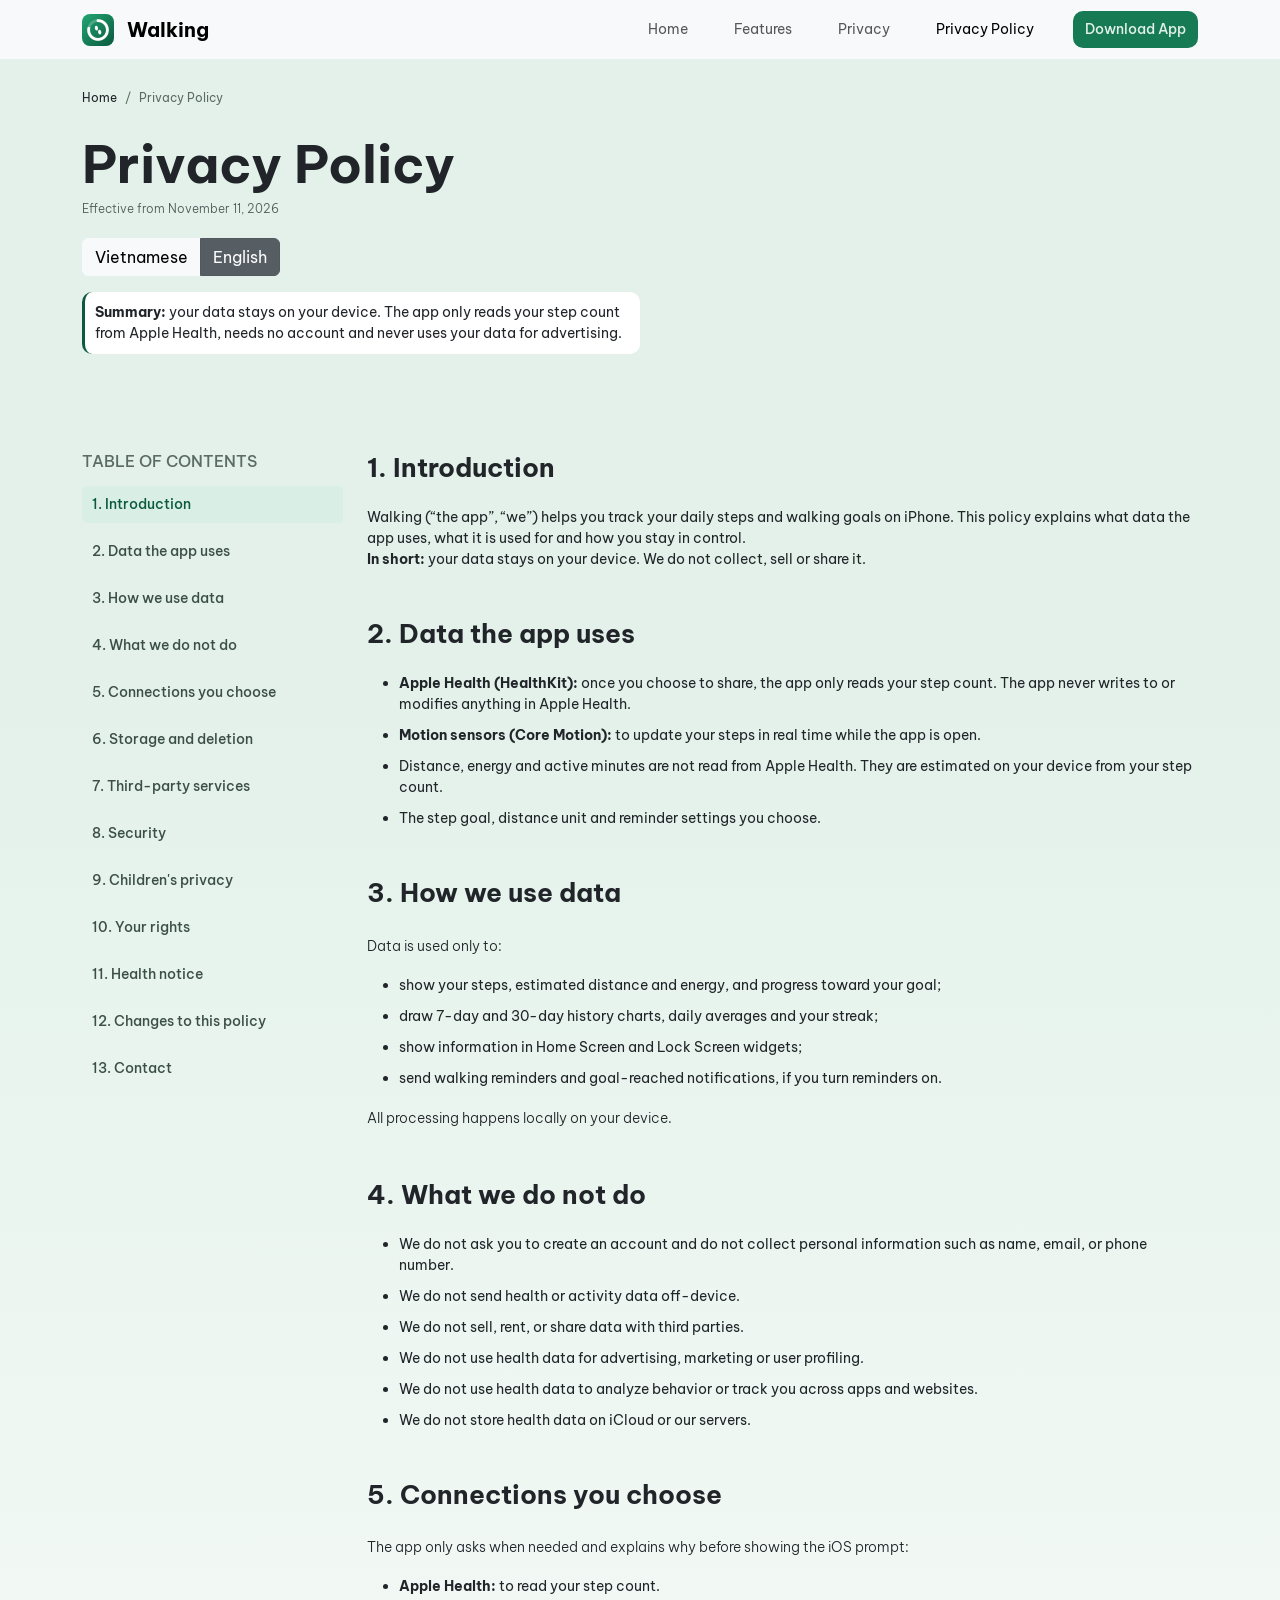
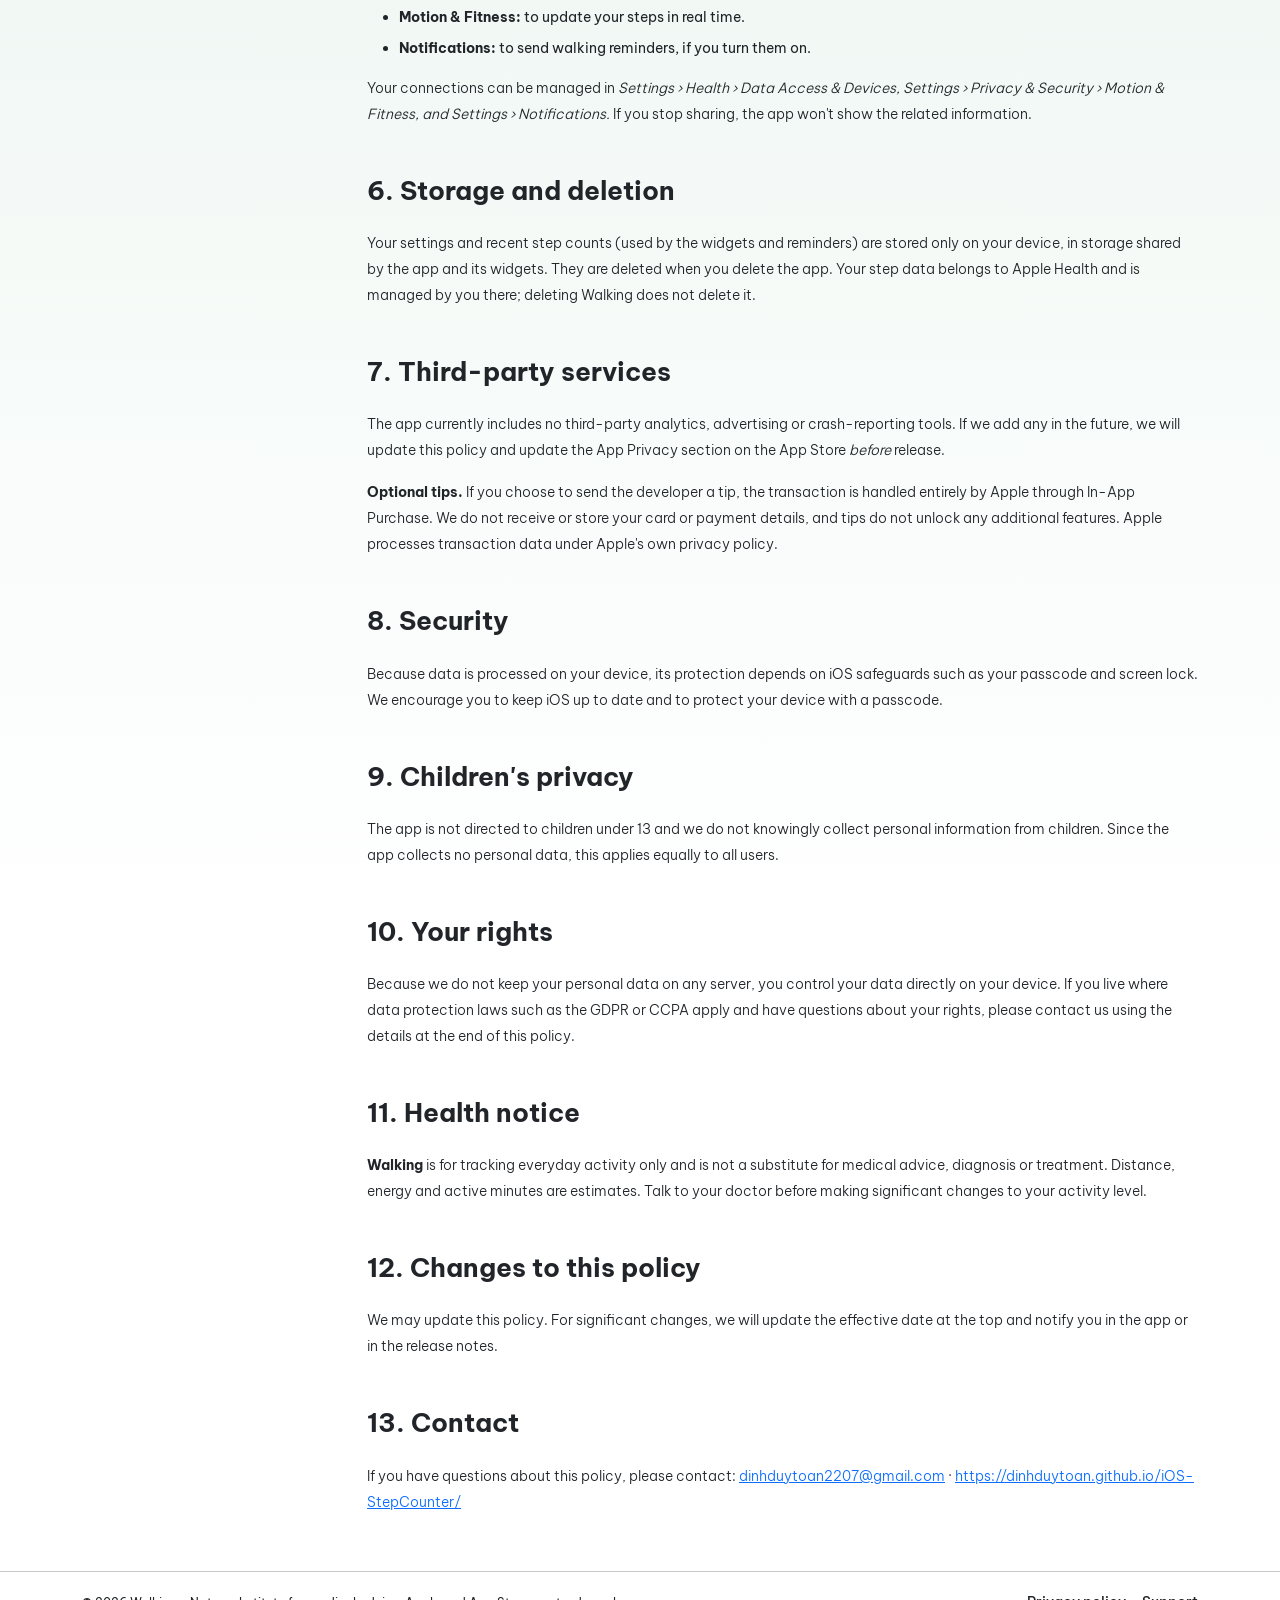
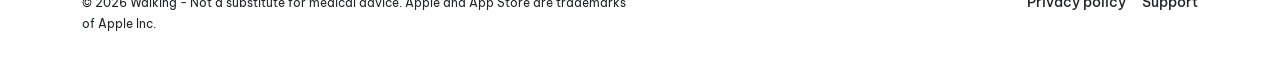
<file: en/privacy.html>
<!DOCTYPE html>
<html lang="en">

<head>
  <meta charset="UTF-8">
  <meta name="viewport" content="width=device-width, initial-scale=1.0">
  <title>Privacy policy | Walking</title>

  <link rel="icon" type="image/x-icon" href="../assets/images/dibo-logo.png">
  <link href="https://cdn.jsdelivr.net/npm/bootstrap@5.3.8/dist/css/bootstrap.min.css" rel="stylesheet"
    integrity="sha384-sRIl4kxILFvY47J16cr9ZwB07vP4J8+LH7qKQnuqkuIAvNWLzeN8tE5YBujZqJLB" crossorigin="anonymous" />
  <link href="../assets/css/style.css" rel="stylesheet" type="text/css" />
  <link href="../assets/css/responsive.css" rel="stylesheet" type="text/css" />

</head>

<body>
  <header>
    <nav class="navbar navbar-expand-lg bg-body-tertiary">
      <div class="container">
        <a class="navbar-brand" href="index.html" title="Home">
          <img src="../assets/images/dibo-logo.png" class="img-fluid logo" alt="Home" />
          <span>Walking</span>
        </a>
        <button class="navbar-toggler" type="button" data-bs-toggle="collapse" data-bs-target="#navbarSupportedContent"
          aria-controls="navbarSupportedContent" aria-expanded="false" aria-label="Toggle navigation">
          <span class="navbar-toggler-icon"></span>
        </button>
        <div class="collapse navbar-collapse" id="navbarSupportedContent">
          <ul class="navbar-nav ms-auto mb-2 mb-lg-0">
            <li class="nav-item">
              <a class="nav-link" aria-current="page" href="index.html">Home</a>
            </li>
            <li class="nav-item">
              <a class="nav-link" href="index.html#app-utilities">Features</a>
            </li>
            <li class="nav-item">
              <a class="nav-link" href="index.html#intro-privacy">Privacy</a>
            </li>
            <li class="nav-item">
              <a class="nav-link active" href="privacy.html" title="Privacy Policy">Privacy Policy</a>
            </li>
          </ul>
          <div class="d-flex ms-3">
            <a href="index.html#app-store-link" class="download-mobile-app">Download App</a>
          </div>
        </div>
      </div>
    </nav>
  </header>
  <main class="privacy-page">

    <section class="hero-privacy">
      <div class="container">
        <div class="row">
          <div class="col-12">
            <ol class="breadcrumb">
              <li>
                <a href="index.html" title="Home">
                  Home
                </a>
              </li>
              <li>/</li>
              <li>Privacy Policy</li>
            </ol>
            <h1>Privacy Policy</h1>
            <p>
              <small class="text-muted">Effective from November 11, 2026</small>
            </p>
            <div class="btn-group mb-3" role="group" aria-label="Change language">
              <a href="../privacy.html" class="btn btn-light">Vietnamese</a>
              <a href="privacy.html" class="btn btn-secondary active">English</a>
            </div>
            <div class="summary-privacy">
              <strong>Summary:</strong> your data stays on your device. The app only reads your step count from Apple
              Health, needs no account and never uses your data for advertising.
            </div>
          </div>
        </div>
      </div>
    </section>

    <div class="container">
      <div class="row">
        <div class="d-none d-sm-block d-md-block col-lg-3 position-relative">
          <div class="sidebar-privacy pt-5">
            <h4>Table of contents</h4>
            <ul class="list-group">
              <li class="list-group-item active">
                <a href="#app-intro">1. Introduction</a>
              </li>
              <li class="list-group-item">
                <a href="#data-access">2. Data the app uses</a>
              </li>
              <li class="list-group-item">
                <a href="#how-to-use">3. How we use data</a>
              </li>
              <li class="list-group-item">
                <a href="#dont-use">4. What we do not do</a>
              </li>
              <li class="list-group-item">
                <a href="#your-grants-access">5. Connections you choose</a>
              </li>
              <li class="list-group-item">
                <a href="#storage-and-remove">6. Storage and deletion</a>
              </li>
              <li class="list-group-item">
                <a href="#third-party">7. Third-party services</a>
              </li>
              <li class="list-group-item">
                <a href="#security">8. Security</a>
              </li>
              <li class="list-group-item">
                <a href="#children-privacy">9. Children's privacy</a>
              </li>
              <li class="list-group-item">
                <a href="#your-role">
                  10. Your rights
                </a>
              </li>
              <li class="list-group-item">
                <a href="#health-notice">11. Health notice</a>
              </li>
              <li class="list-group-item">
                <a href="#privacy-changes">12. Changes to this policy</a>
              </li>
              <li class="list-group-item">
                <a href="#contact">13. Contact</a>
              </li>
            </ul>
          </div>
        </div>
        <div class="col-12 col-md-12 col-lg-9">
          <div class="mobile-table-of-contents accordion d-block d-sm-none d-md-none d-lg-none mt-3">
            <details class="accordion-item shadow-sm">
              <summary class="accordion-button bg-light shadow-none rounded" style="list-style: none;">
                Table of contents
              </summary>
              <div class="accordion-body border-top p-2">
                <ul class="list-group">
                  <li class="list-group-item active">
                    <a href="#app-intro">1. Introduction</a>
                  </li>
                  <li class="list-group-item">
                    <a href="#data-access">2. Data the app uses</a>
                  </li>
                  <li class="list-group-item">
                    <a href="#how-to-use">3. How we use data</a>
                  </li>
                  <li class="list-group-item">
                    <a href="#dont-use">4. What we do not do</a>
                  </li>
                  <li class="list-group-item">
                    <a href="#your-grants-access">5. Connections you choose</a>
                  </li>
                  <li class="list-group-item">
                    <a href="#storage-and-remove">6. Storage and deletion</a>
                  </li>
                  <li class="list-group-item">
                    <a href="#third-party">7. Third-party services</a>
                  </li>
                  <li class="list-group-item">
                    <a href="#security">8. Security</a>
                  </li>
                  <li class="list-group-item">
                    <a href="#children-privacy">9. Children's privacy</a>
                  </li>
                  <li class="list-group-item">
                    <a href="#your-role">
                      10. Your rights
                    </a>
                  </li>
                  <li class="list-group-item">
                    <a href="#health-notice">11. Health notice</a>
                  </li>
                  <li class="list-group-item">
                    <a href="#privacy-changes">12. Changes to this policy</a>
                  </li>
                  <li class="list-group-item">
                    <a href="#contact">13. Contact</a>
                  </li>
                </ul>
              </div>
            </details>
          </div>
          <div class="privacy-content">
            <div class="app-intro" id="app-intro">
              <h2>1. Introduction</h2>
              <div>
                Walking (“the app”, “we”) helps you track your daily steps and walking goals on iPhone. This policy
                explains what data the app uses, what it is used for and how you stay in control. <br />
                <strong>In short:</strong> your data stays on your device. We do not collect, sell or share it.
              </div>
            </div>

            <div class="data-access" id="data-access">
              <h2>2. Data the app uses</h2>
              <ul>
                <li>
                  <strong>Apple Health (HealthKit):</strong> once you choose to share, the app only reads your step
                  count. The app never writes to or modifies anything in Apple Health.
                </li>
                <li>
                  <strong>Motion sensors (Core Motion):</strong> to update your steps in real time while the app is open.
                </li>
                <li>
                  Distance, energy and active minutes are not read from Apple Health. They are estimated on your device
                  from your step count.
                </li>
                <li>The step goal, distance unit and reminder settings you choose.</li>
              </ul>
            </div>

            <div class="how-to-use" id="how-to-use">
              <h2>3. How we use data</h2>
              <p>Data is used only to:</p>
              <ul>
                <li>show your steps, estimated distance and energy, and progress toward your goal;</li>
                <li>draw 7-day and 30-day history charts, daily averages and your streak;</li>
                <li>show information in Home Screen and Lock Screen widgets;</li>
                <li>send walking reminders and goal-reached notifications, if you turn reminders on.</li>
              </ul>
              <p>All processing happens locally on your device.</p>
            </div>

            <div class="dont-use" id="dont-use">
              <h2>4. What we do not do</h2>
              <ul>
                <li>
                  We do not ask you to create an account and do not collect personal information such as name, email, or
                  phone number.
                </li>
                <li>We do not send health or activity data off-device.</li>
                <li>We do not sell, rent, or share data with third parties.</li>
                <li>We do not use health data for advertising, marketing or user profiling.</li>
                <li>
                  We do not use health data to analyze behavior or track you across apps and websites.
                </li>
                <li>We do not store health data on iCloud or our servers.</li>
              </ul>
            </div>

            <div class="your-grants-access" id="your-grants-access">
              <h2>5. Connections you choose</h2>
              <p>The app only asks when needed and explains why before showing the iOS prompt:</p>
              <ul>
                <li>
                  <strong>Apple Health:</strong> to read your step count.
                </li>
                <li>
                  <strong>Motion & Fitness:</strong> to update your steps in real time.
                </li>
                <li><strong>Notifications:</strong> to send walking reminders, if you turn them on.</li>
              </ul>
              <p>
                Your connections can be managed in <i>Settings › Health › Data Access & Devices, Settings ›
                  Privacy & Security › Motion & Fitness, and Settings › Notifications.</i> If you stop sharing,
                the app won't show the related information.
              </p>
            </div>

            <div class="storage-and-remove" id="storage-and-remove">
              <h2>6. Storage and deletion</h2>
              <p>
                Your settings and recent step counts (used by the widgets and reminders) are stored only on your device,
                in storage shared by the app and its widgets. They are deleted when you delete the app. Your step data
                belongs to Apple Health and is managed by you there; deleting Walking does not delete it.
              </p>
            </div>

            <div class="third-party" id="third-party">
              <h2>7. Third-party services</h2>
              <p>
                The app currently includes no third-party analytics, advertising or crash-reporting tools. If we add any
                in the future, we will update this policy and update the App Privacy section on the App Store
                <i>before</i> release.
              </p>
              <p>
                <strong>Optional tips.</strong> If you choose to send the developer a tip, the transaction is handled
                entirely by Apple through In-App Purchase. We do not receive or store your card or payment details, and
                tips do not unlock any additional features. Apple processes transaction data under Apple's own privacy
                policy.
              </p>
            </div>

            <div class="security" id="security">
              <h2>8. Security</h2>
              <p>
                Because data is processed on your device, its protection depends on iOS safeguards such as your passcode
                and screen lock. We encourage you to keep iOS up to date and to protect your device with a passcode.
              </p>
            </div>

            <div class="children-privacy" id="children-privacy">
              <h2>9. Children's privacy</h2>
              <p>
                The app is not directed to children under 13 and we do not knowingly collect personal information from
                children. Since the app collects no personal data, this applies equally to all users.
              </p>
            </div>

            <div class="your-role" id="your-role">
              <h2>10. Your rights</h2>
              <p>
                Because we do not keep your personal data on any server, you control your data directly on your device.
                If you live where data protection laws such as the GDPR or CCPA apply and have questions about your
                rights, please contact us using the details at the end of this policy.
              </p>
            </div>

            <div class="health-notice" id="health-notice">
              <h2>11. Health notice</h2>
              <p>
                <strong>Walking</strong> is for tracking everyday activity only and is not a substitute for medical
                advice, diagnosis or treatment. Distance, energy and active minutes are estimates. Talk to your doctor before making
                significant changes to your activity level.
              </p>
            </div>

            <div class="privacy-change" id="privacy-changes">
              <h2>12. Changes to this policy</h2>
              <p>
                We may update this policy. For significant changes, we will update the effective date at the top and
                notify you in the app or in the release notes.
              </p>
            </div>

            <div class="contact" id="contact">
              <h2>13. Contact</h2>
              <p>
                If you have questions about this policy, please contact:
                <a href="mailto:dinhduytoan2207@gmail.com">dinhduytoan2207@gmail.com</a> ·
                <a href="https://dinhduytoan.github.io/iOS-StepCounter/" target="_blank">https://dinhduytoan.github.io/iOS-StepCounter/</a>
              </p>
            </div>

          </div>

        </div>
      </div>
    </div>
  </main>
  <footer>
    <div class="footer-bottom py-4">
      <hr>
      <div class="container">
        <div class="row">
          <div class="col-12 col-md-6">
            <p class="mb-0 mt-1">
              <small>
                &copy; 2026 Walking - Not a substitute for medical advice. Apple and App Store are trademarks of
                Apple Inc.
              </small>
            </p>
          </div>
          <div class="col-12 col-md-6">
            <div class="d-flex justify-content-end gap-3 mt-1">
              <p class="mb-0">
                <a href="privacy.html" class="privacy-policy-link text-dark">
                  <span>Privacy policy</span>
                </a>
              </p>
              <p class="mb-0">
                <a href="mailto:dinhduytoan2207@gmail.com" class="privacy-policy-link text-dark">
                  <span>Support</span>
                </a>
              </p>
            </div>
          </div>
        </div>
      </div>
    </div>
  </footer>


  <script src="https://ajax.googleapis.com/ajax/libs/jquery/3.7.1/jquery.min.js"></script>
  <script src="https://cdn.jsdelivr.net/npm/@popperjs/core@2.11.8/dist/umd/popper.min.js"
    integrity="sha384-I7E8VVD/ismYTF4hNIPjVp/Zjvgyol6VFvRkX/vR+Vc4jQkC+hVqc2pM8ODewa9r"
    crossorigin="anonymous"></script>
  <script src="https://cdn.jsdelivr.net/npm/bootstrap@5.3.8/dist/js/bootstrap.min.js"
    integrity="sha384-G/EV+4j2dNv+tEPo3++6LCgdCROaejBqfUeNjuKAiuXbjrxilcCdDz6ZAVfHWe1Y"
    crossorigin="anonymous"></script>

  <script src="../assets/js/app.js"></script>
</body>

</html>
</file>
<file: assets/css/style.css>
@font-face {
    font-family: "BeVietnamPro";
    src: url(../fonts/BeVietnamPro-Regular.ttf) format("truetype");
    font-weight: 400;
    font-style: normal;
}

@font-face {
    font-family: "BeVietnamPro-Medium";
    src: url(../fonts/BeVietnamPro-Medium.ttf) format("truetype");
    font-weight: 500;
    font-style: normal;
}

@font-face {
    font-family: "BeVietnamPro-Bold";
    src: url(../fonts/BeVietnamPro-Bold.ttf) format("truetype");
    font-weight: 600;
    font-style: normal;
}

@font-face {
    font-family: "BeVietnamPro-Light";
    src: url(../fonts/BeVietnamPro-Light.ttf) format("truetype");
    font-weight: 300;
    font-style: normal;
}


body {
    font-family: "BeVietnamPro";
    font-weight: 400;
    font-size: 14px;
}

strong {
    font-family: "BeVietnamPro-Bold";
}

button {
    font-size: 14px !important;
}

.logo {
    height: 32px;
    width: auto;
    border-radius: 8px;
}

.navbar-brand span {
    font-family: "BeVietnamPro-Bold";
    display: inline-block;
    vertical-align: middle;
    margin-left: 8px;
}

.navbar-nav li {
    margin: 0 15px;
}

.download-mobile-app {
    padding: 8px 12px;
    border-radius: 10px;
    background: #167A55;
    color: #e3f1ea !important;
    text-decoration: none;
    font-family: "BeVietnamPro-Medium";
    transition: all .3s ease;
}

.download-mobile-app:hover {
    color: #fff !important;
    background: #044c2f;
}

/* .home-page {} */

.home-page .hero-banner {
    background: linear-gradient(to bottom, #e3f1ea 50%, #fff);
    padding-top: 3.5rem;
    padding-bottom: 3.5rem;
    height: 590px;
    overflow-y: hidden;
}

.home-page .hero-banner .caption {
    font-family: "BeVietnamPro-Medium";
    padding: 5px 12px;
    background: #D9EFE5;
    border-radius: 12px;
    display: inline-block;
    margin-bottom: 15px;
}

.home-page .hero-banner .description {
    width: 75%;
}

.home-page .hero-banner .title {
    font-family: "BeVietnamPro-Bold";
    font-size: 56px;
    margin-bottom: 3rem;
}

.home-page .hero-banner .banner-image img {
    border-top-left-radius: 58px;
    border-top-right-radius: 58px;
    box-shadow: 0 30px 80px rgba(0, 0, 0, 0.3);
}

.home-page .section-title {
    font-size: 34px;
    font-family: "BeVietnamPro-Bold";
}

.home-page .section-description {
    font-size: 15px;
}

.home-page .app-utilities .utility-item .utility-icon img {
    height: 55px;
}

.home-page .app-utilities .utility-item .utility-title {
    font-size: 22px;
    font-family: "BeVietnamPro-Bold";
    margin-bottom: 15px;
}

.home-page .app-utilities .utility-item .utility-description {
    font-size: 14px;
    font-family: "BeVietnamPro-Light";
    color: #5b6b65;
}

.home-page .app-utilities .utility-item {
    transition: all .5s ease;
}

.home-page .app-utilities .utility-item:hover {
    box-shadow: 0 15px 30px rgba(0, 0, 0, 0.15);
}

.equal-height .col-12 {
    display: flex;
    flex: 1 1 0;
}

.intro-privacy {
    background: #0b5a3f;
    color: #ffffff;
}

.intro-privacy .privacy-policy-link:hover {
    background-color: transparent !important;
    text-decoration: underline;
}

.intro-privacy .app-check-list ul {
    list-style-type: none;
    padding: 0;
}

.intro-privacy .app-check-list ul li {
    margin-bottom: 15px;
    position: relative;
    padding-left: 30px;
}

.intro-privacy .app-check-list ul li::before {
    content: "";
    width: 20px;
    height: 20px;
    background: url(../images/checklist-icon.png) no-repeat;
    left: 0;
    top: 0;
    position: absolute;
    background-size: cover;
    background-position: center;
}

.privacy-page {
    background: linear-gradient(to bottom, #e3f1ea 20%, #fff 80%);
}

.hero-privacy .breadcrumb {
    text-align: left !important;
    padding-top: 30px;
    list-style-type: none;
    color: #5b6b65;
    font-size: 12px;
}

.hero-privacy h1 {
    margin-bottom: 0;
    padding-bottom: 0;
    font-family: "BeVietnamPro-Bold";
    font-size: 52px;
}

.hero-privacy .breadcrumb li {
    padding-right: 8px;
}

.hero-privacy .breadcrumb li a {
    text-decoration: none;
    color: #212529;
}

.hero-privacy .summary-privacy {
    width: 50%;
    padding: 10px;
    border-radius: 10px;
    background-color: #fff;
    border-left: 3px solid #0b5a3f;
    font-family: 14px;
    margin-bottom: 50px;
}

.privacy-page h2 {
    font-family: "BeVietnamPro-Bold";
    font-size: 26px;
    margin-top: 3rem;
    margin-bottom: 1.5rem;
}

.privacy-page p {
    font-family: "BeVietnamPro-Light";
    /* font-size: 15px; */
    line-height: 26px;
    margin-bottom: 1rem;
}

.privacy-page ul {
    margin-bottom: 1rem;
}

.privacy-page li {
    margin-bottom: 10px;
}

.sidebar-privacy {
    position: sticky;
    /* width: 20%; */
    top: 0;
}

.sidebar-privacy .list-group,
.accordion-body .list-group {
    margin-top: 15px;
}

.sidebar-privacy .list-group-item,
.accordion-body .list-group-item {
    padding-left: 0;
}

.sidebar-privacy .list-group-item,
.accordion-body .list-group-item {
    background-color: transparent !important;
    border: none;
    padding: 8px 10px;
    border-radius: 5px !important;
    font-family: "BeVietnamPro-Medium";
}

.sidebar-privacy .list-group-item a,
.accordion-body .list-group-item a {
    text-decoration: none;
    color: #3b4f48;
    display: block;
}

.sidebar-privacy .list-group-item.active,
.accordion-body .list-group-item.active {
    background-color: #D9EFE5 !important;

}

.sidebar-privacy .list-group-item.active a,
.accordion-body .list-group-item.active a {
    color: #0b5a3f !important;
}

.sidebar-privacy h4 {
    font-size: 16px;
    text-transform: uppercase;
    color: #5b6b65;
    font-family: "BeVietnamPro-Medium";
}


footer .footer-bottom a {
    text-decoration: none;
    font-family: "BeVietnamPro-Medium";
    color: #212529;
}

footer .footer-bottom a:hover {
    text-decoration: underline;
}

summary::-webkit-details-marker {
    display: none;
}

summary {
    list-style: none;
    cursor: pointer;
    display: flex;
    justify-content: space-between;
    align-items: center;
}

/* Xoay ngược mũi tên khi thẻ details ở trạng thái mở [open] */
details[open] summary::after {
    transform: rotate(-180deg) !important;
}

.accordion-button:not(.collapsed)::after {
    transform: none;
}
</file>
<file: assets/css/responsive.css>
@media (max-width: 576px) {
  body {
    font-size: 15px;
  }

  .home-page .hero-banner {
    height: 1040px;
  }

  .home-page .hero-banner .title {
    margin-bottom: 1rem;
  }

  .home-page .hero-banner .description {
    width: 100%;
    margin-bottom: 1rem;
  }

  .home-page .section-title {
    font-size: 30px;
  }

  .equal-height .col-12 {
    display: flex;
    flex: 0 0 auto !important
  }

  .utility-item {
    margin-bottom: 20px;
  }

  .hero-privacy .summary-privacy {
    width: 100%;
    margin-bottom: 10px;
  }

}

@media (max-width: 768px) {
  .equal-height .col-12 {
    display: flex;
    flex: 0 0 auto !important;
  }

  .utility-item {
    margin-bottom: 20px;
  }
}
</file>
